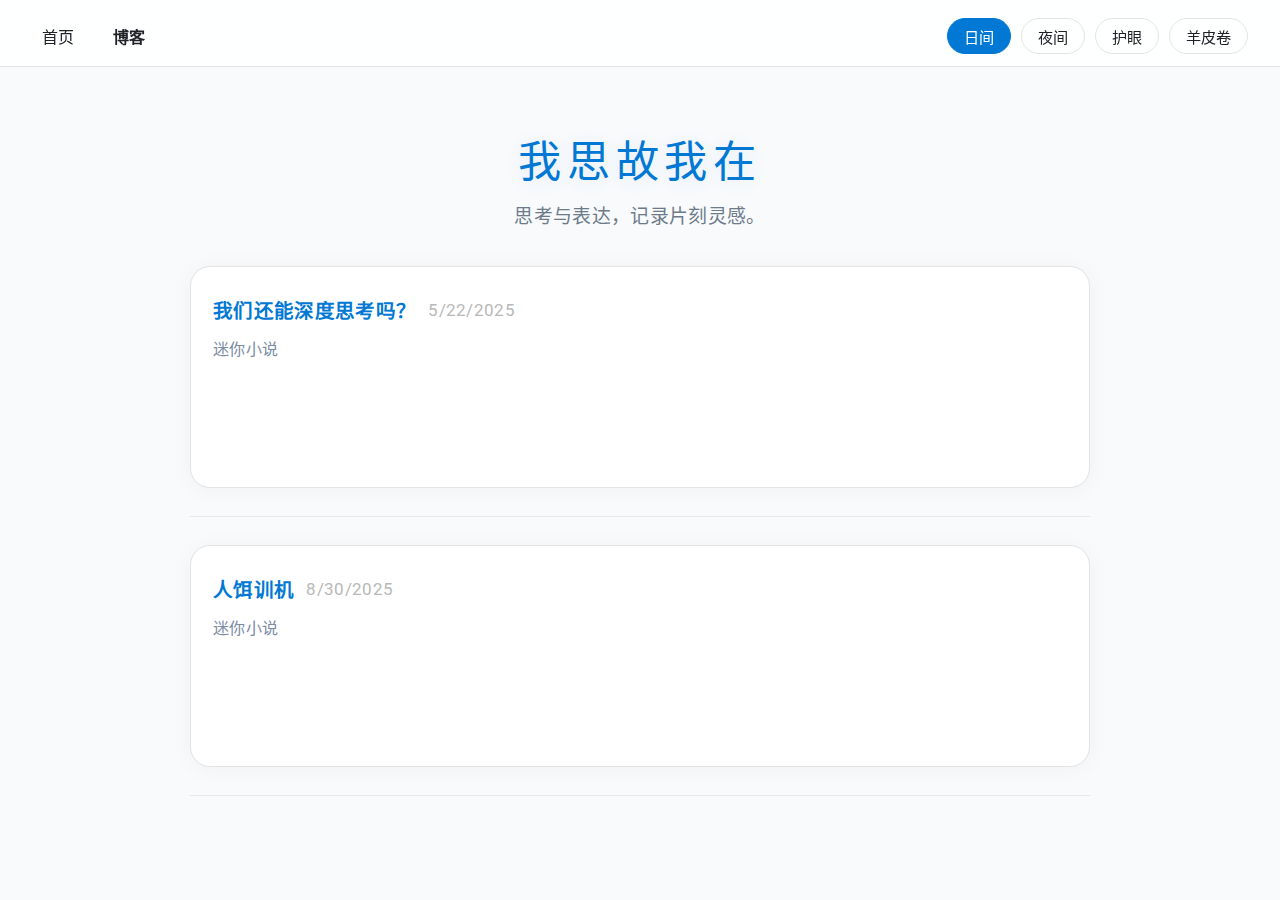
<file: blog/index.html>
<!DOCTYPE html>
<html lang="zh-CN">
<head>
  <meta charset="UTF-8">
  <meta name="viewport" content="width=device-width, initial-scale=1.0">
  <title>ZiyanZhuang Blog</title>
  <link href="https://fonts.googleapis.com/css2?family=Roboto:wght@400;700&display=swap" rel="stylesheet">
  <style>
    :root {
      --font-main: 'Roboto', 'Microsoft YaHei', Arial, sans-serif;
      --transition: 0.4s cubic-bezier(.4,0,.2,1);

      --bg-day: #f8fafc;
      --bg-night: #181c23;
      --bg-eye: #e7f7ee;
      --bg-scroll: #f5ecd2;

      --text-day: #202228;
      --text-night: #f7fafd;
      --text-eye: #234c2e;
      --text-scroll: #5d4022;

      --accent: #0078d4;
      --paper: #fffbe8;
      --border: #ececec;

      --card-radius: 20px;
      --shadow: 0 2px 24px 0 rgba(0,0,0,0.04);
    }

    html[data-theme="day"] {
      --bg-base: var(--bg-day);
      --text-base: var(--text-day);
      --card-bg: #fff;
      --card-border: #e3e3e3;
      --header-bg: rgba(255,255,255,0.85);
    }
    html[data-theme="night"] {
      --bg-base: var(--bg-night);
      --text-base: var(--text-night);
      --card-bg: #242832;
      --card-border: #22242a;
      --header-bg: rgba(24,28,35,0.92);
    }
    html[data-theme="eye"] {
      --bg-base: var(--bg-eye);
      --text-base: var(--text-eye);
      --card-bg: #eaf9f1;
      --card-border: #b7e2ce;
      --header-bg: rgba(231, 247, 238, 0.85);
    }
    html[data-theme="scroll"] {
      --bg-base: var(--bg-scroll);
      --text-base: var(--text-scroll);
      --card-bg: #f8f5e2;
      --card-border: #e6dbb7;
      --header-bg: rgba(248,245,226,0.88);
    }

    body {
      background: var(--bg-base);
      color: var(--text-base);
      font-family: var(--font-main);
      margin: 0;
      padding: 0;
      min-height: 100vh;
      transition: background var(--transition), color var(--transition);
      letter-spacing: 0.02em;
    }

    header {
      position: sticky;
      top: 0;
      background: var(--header-bg);
      backdrop-filter: blur(8px);
      display: flex;
      align-items: center;
      justify-content: space-between;
      padding: 18px 32px 12px;
      z-index: 10;
      border-bottom: 1px solid var(--card-border);
      transition: background var(--transition), border-color var(--transition);
    }
    .logo {
      font-size: 1.9rem;
      color: var(--accent);
      letter-spacing: 0.18em;
      margin-right: 12px;
      user-select: none;
    }
    nav {
      display: flex;
      gap: 18px;
    }
    nav a {
      color: var(--text-base);
      text-decoration: none;
      font-weight: 500;
      border-radius: 6px;
      padding: 4px 10px;
      transition: background var(--transition), color var(--transition);
    }
    nav a:hover {
      background: var(--accent);
      color: #fff;
    }

    .theme-switcher {
      display: flex;
      gap: 10px;
      align-items: center;
      margin-left: 16px;
    }
    .theme-btn {
      background: none;
      border: 1.2px solid var(--card-border);
      border-radius: 100px;
      padding: 6px 16px;
      font-size: 0.95rem;
      color: var(--text-base);
      cursor: pointer;
      transition: background var(--transition), color var(--transition), border var(--transition);
      outline: none;
      font-family: var(--font-main);
    }
    .theme-btn.active, .theme-btn:focus {
      background: var(--accent);
      color: #fff;
      border-color: var(--accent);
    }

    .hero {
      text-align: center;
      margin: 60px 0 38px 0;
    }
    .hero-title {
      font-size: 2.7rem;
      letter-spacing: 0.13em;
      margin-bottom: 12px;
      color: var(--accent);
      text-shadow: 0 2px 18px #0078d41a;
      font-family: var(--font-main);
    }
    .hero-desc {
      font-size: 1.18rem;
      color: #6d7a89;
      margin-bottom: 8px;
      font-family: var(--font-main);
    }

    .blog-list {
      display: flex;
      flex-direction: column;
      max-width: 900px;
      margin: 0 auto 60px auto;
      padding: 0 12px;
    }
    .blog-card {
      background: var(--card-bg);
      border-radius: var(--card-radius);
      border: 1.5px solid var(--card-border);
      box-shadow: var(--shadow);
      display: flex;
      flex-direction: column;
      justify-content: flex-end;
      padding: 28px 22px 22px;
      cursor: pointer;
      transition: box-shadow var(--transition), border-color var(--transition), transform var(--transition);
      min-height: 170px;
      margin-bottom: 0;
      font-family: var(--font-main);
    }
    .blog-card:hover {
      border-color: var(--accent);
      box-shadow: 0 4px 36px #0078d41c;
      transform: translateY(-4px) scale(1.012);
    }
    .blog-card-title {
      font-size: 1.22rem;
      font-family: var(--font-main);
      font-weight: 700;
      color: var(--accent);
      margin-bottom: 12px;
      display: flex;
      align-items: center;
    }
    .blog-date {
      font-size: 0.88em;
      color: #b8b8b8;
      margin-left: 12px;
      font-family: inherit;
      font-weight: normal;
    }
    .blog-card-desc {
      color: #7b8ca3;
      font-size: 1rem;
      font-family: var(--font-main);
      flex: 1;
    }
    .blog-divider {
      border: none;
      border-top: 1.2px solid var(--card-border);
      margin: 28px 0;
      width: 100%;
      opacity: 0.8;
    }

    @media (max-width: 600px) {
      header {
        flex-direction: column;
        align-items: flex-start;
        padding: 14px 8px 6px;
      }
      .blog-list {
        padding: 0 2px;
      }
      .hero-title {
        font-size: 1.7rem;
      }
    }
  </style>
</head>
<body>
  <header>
    <nav>
      <a href="/">首页</a>
      <a href="/blog/index.html" style="font-weight:700">博客</a>
    </nav>
    <div class="theme-switcher">
      <button class="theme-btn" data-theme="day">日间</button>
      <button class="theme-btn" data-theme="night">夜间</button>
      <button class="theme-btn" data-theme="eye">护眼</button>
      <button class="theme-btn" data-theme="scroll">羊皮卷</button>
    </div>
  </header>
  <section class="hero">
    <div class="hero-title">我思故我在</div>
    <div class="hero-desc">思考与表达，记录片刻灵感。</div>
  </section>
  <section class="blog-list">
    <div class="blog-card" onclick="location.href='essay1.html'">
      <div class="blog-card-title">我们还能深度思考吗？<span class="blog-date">5/22/2025</span></div>
      <div class="blog-card-desc">迷你小说</div>
    </div>
    <hr class="blog-divider">
     <div class="blog-card" onclick="location.href='essay2.html'">
      <div class="blog-card-title">人饵训机<span class="blog-date">8/30/2025</span></div>
      <div class="blog-card-desc">迷你小说</div>
    </div>
    <hr class="blog-divider">
    <!-- 新增文章示例
    <div class="blog-card" onclick="location.href='essay2.html'">
      <div class="blog-card-title">新的文章标题<span class="blog-date">5/23/2025</span></div>
      <div class="blog-card-desc">文章简介</div>
    </div>
    <hr class="blog-divider">
    -->
  </section>
  <script>
    // 主题切换逻辑
    const html = document.documentElement;
    const themeBtns = document.querySelectorAll('.theme-btn');
    function setTheme(theme) {
      html.setAttribute('data-theme', theme);
      localStorage.setItem('blog-theme', theme);
      themeBtns.forEach(btn => btn.classList.toggle('active', btn.dataset.theme === theme));
    }
    const saved = localStorage.getItem('blog-theme');
    setTheme(saved || 'day');
    themeBtns.forEach(btn => {
      btn.addEventListener('click', () => setTheme(btn.dataset.theme));
    });
  </script>
</body>
</html>
</file>
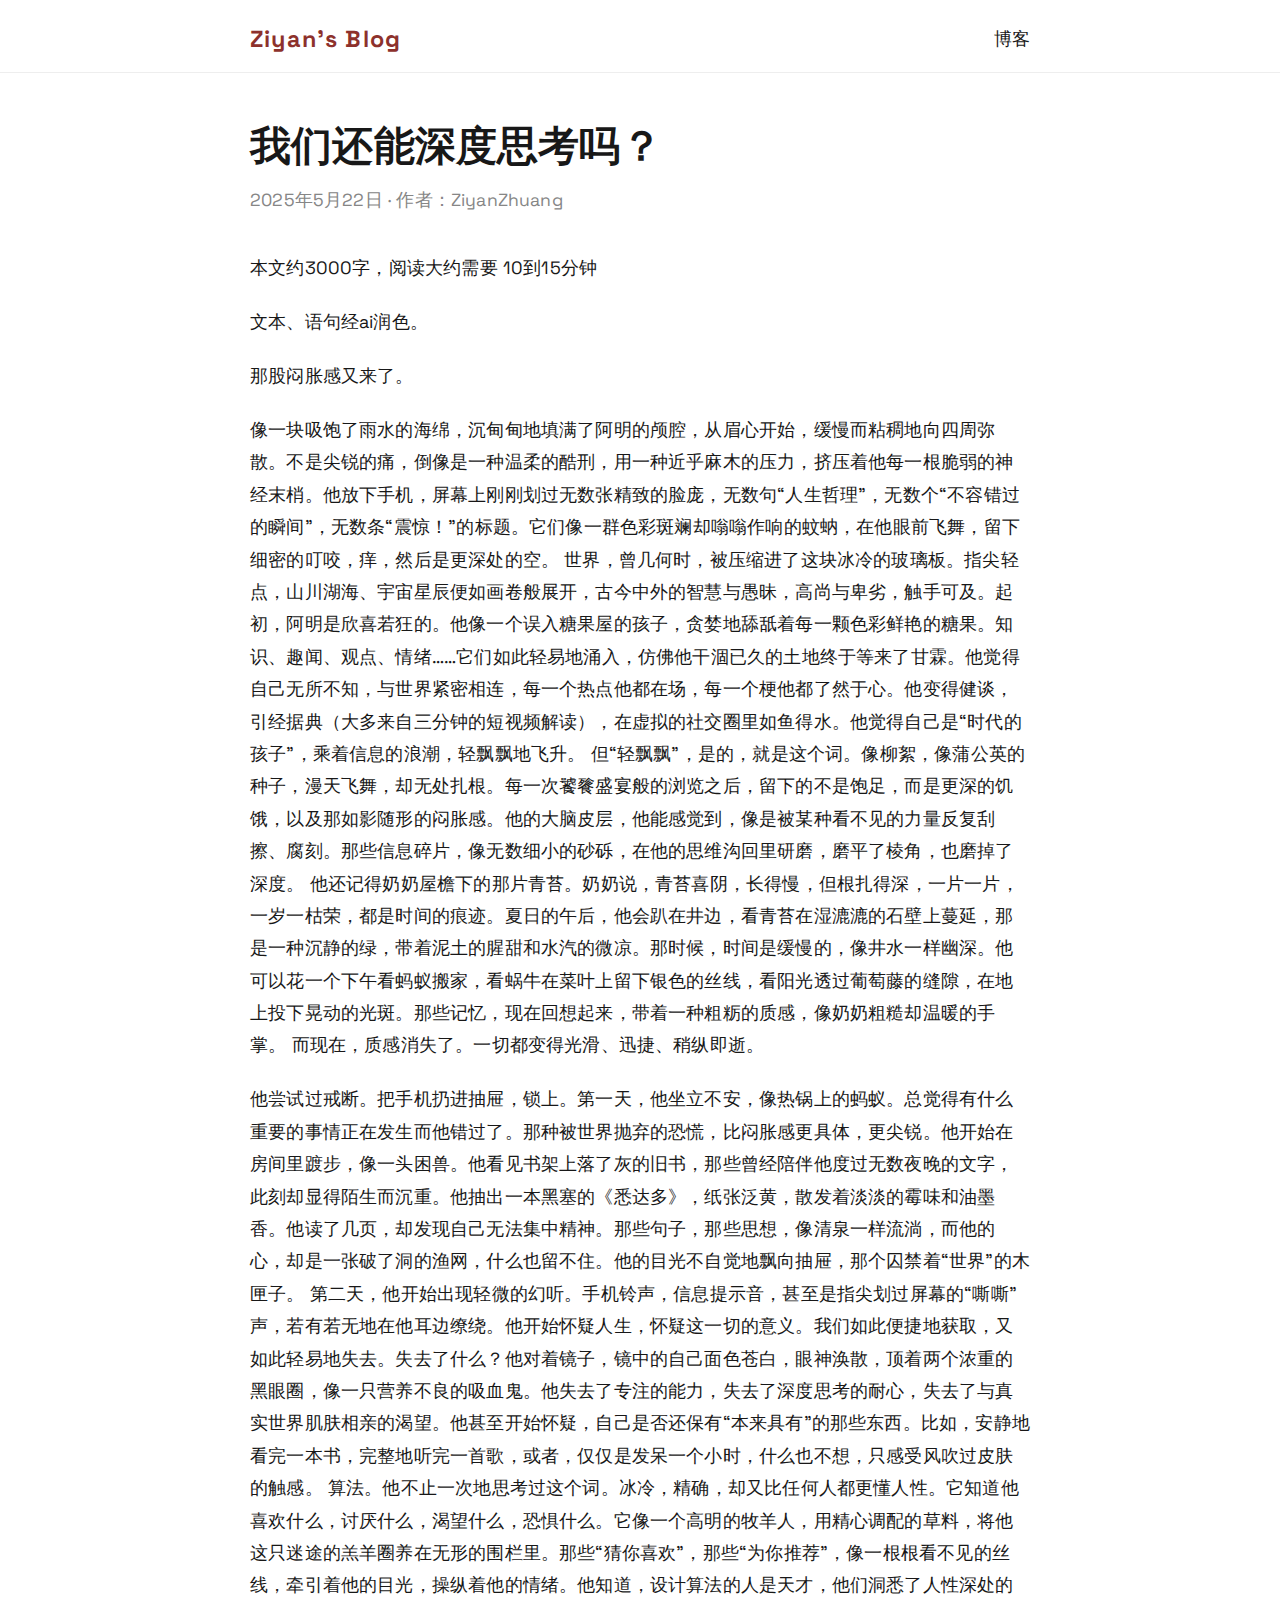
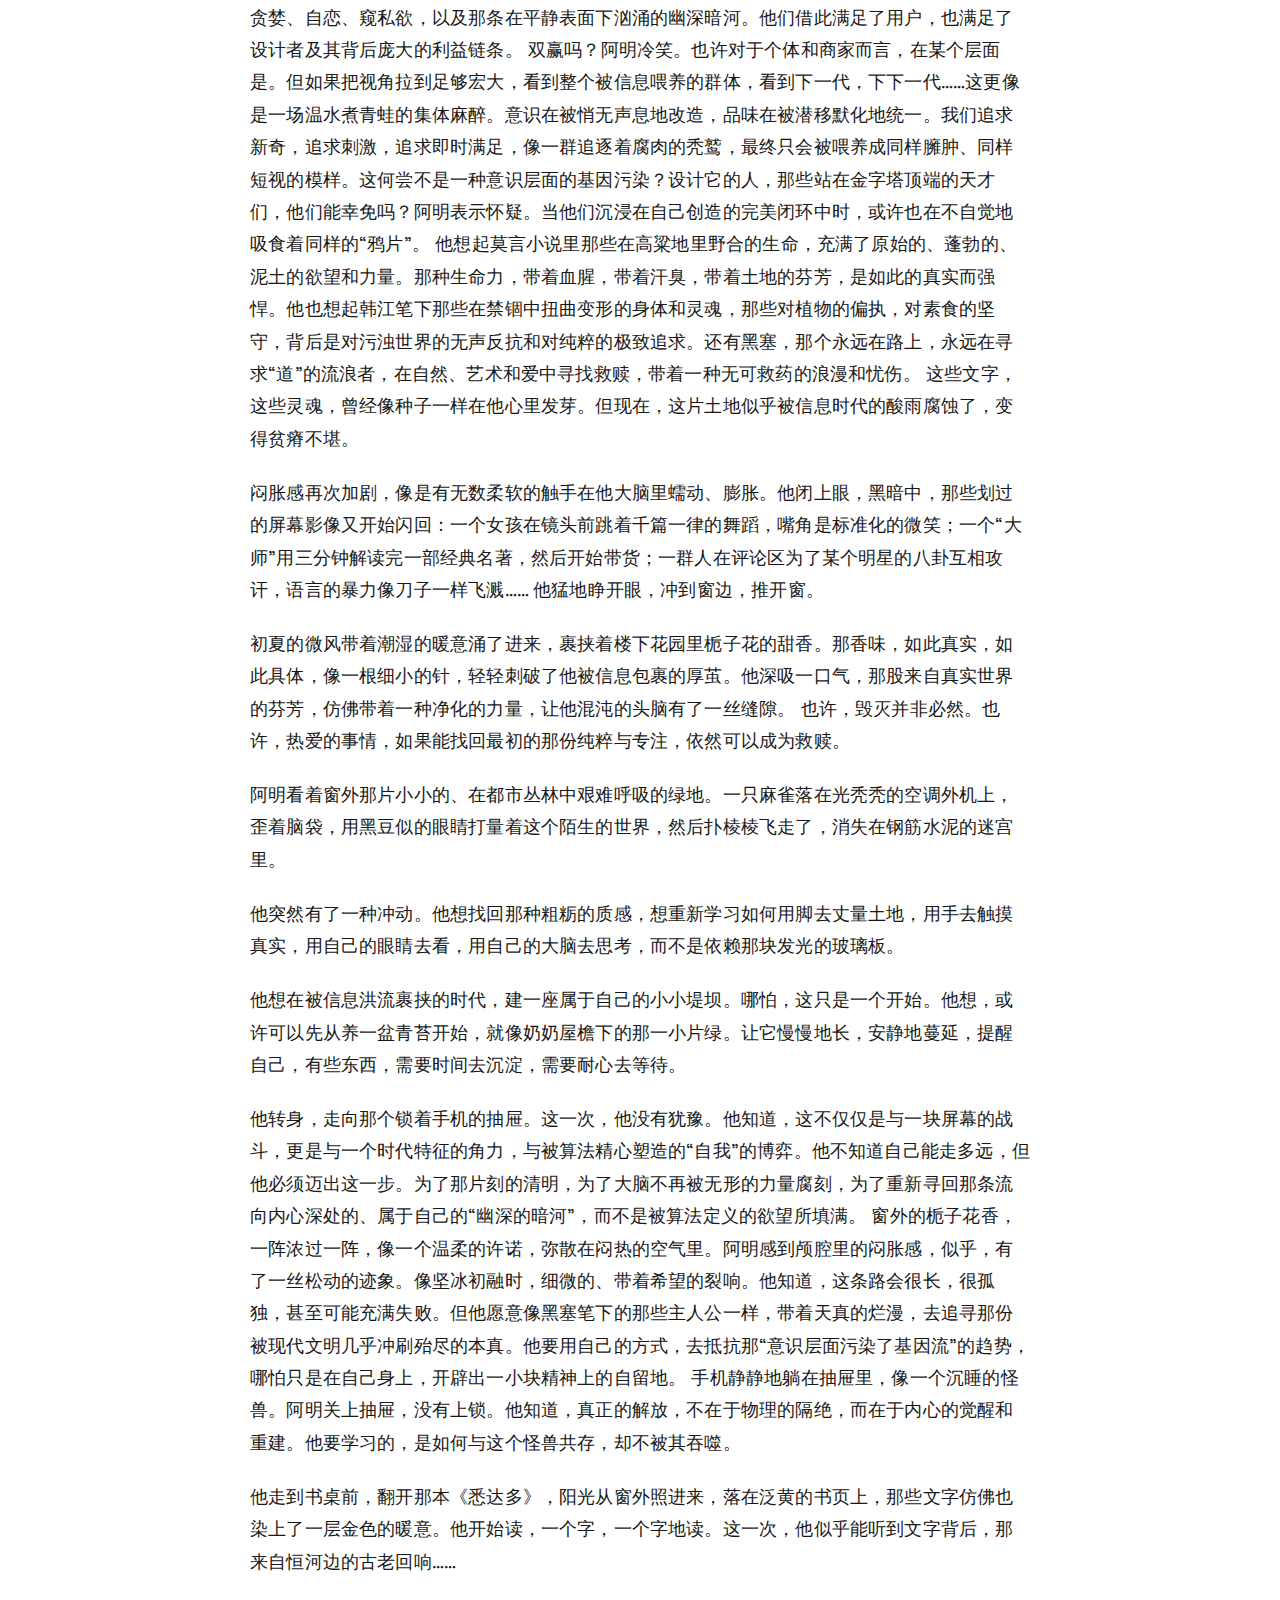
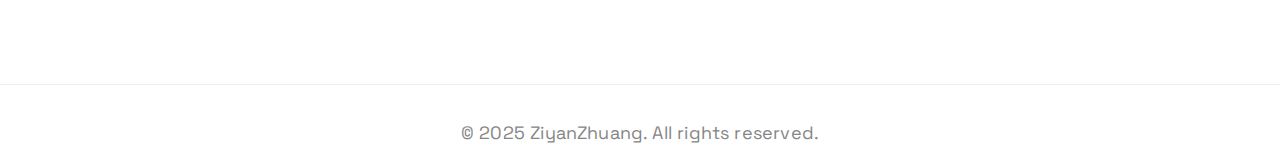
<file: blog/essay1.html>
<!DOCTYPE html>
<html lang="zh">
<head>
  <meta charset="utf-8">
  <title>我们还能深度思考吗？</title>
  <meta name="viewport" content="width=device-width, initial-scale=1">
  <!-- Google Fonts：Space Grotesk 可替换为 Inter 等现代字体 -->
  <link href="https://fonts.googleapis.com/css2?family=Space+Grotesk:wght@400;700&display=swap" rel="stylesheet">
  <style>
    :root {
      --color-bg: #fff;
      --color-text: #181818;
      --color-accent: #8D312C; /* 可换为你喜欢的高级点缀色 */
      --color-gray: #868686;
      --max-width: 780px;
    }
    html, body {
      background: var(--color-bg);
      color: var(--color-text);
      font-family: 'Space Grotesk', 'Inter', Arial, sans-serif;
      font-size: 18px;
      margin: 0;
      padding: 0;
      line-height: 1.8;
      letter-spacing: 0.01em;
      -webkit-font-smoothing: antialiased;
    }
    header {
      width: 100%;
      border-bottom: 1px solid #eee;
      background: var(--color-bg);
      position: sticky;
      top: 0;
      z-index: 10;
    }
    nav {
      max-width: var(--max-width);
      margin: 0 auto;
      display: flex;
      justify-content: space-between;
      align-items: center;
      padding: 18px 18px 12px 18px;
    }
    .logo {
      font-weight: 700;
      font-size: 1.3em;
      letter-spacing: 0.05em;
      color: var(--color-accent);
      text-decoration: none;
    }
    .nav-links a {
      color: var(--color-text);
      text-decoration: none;
      margin-left: 28px;
      font-size: 1em;
      transition: color .18s;
    }
    .nav-links a:hover {
      color: var(--color-accent);
    }
    main {
      max-width: var(--max-width);
      margin: 48px auto 0 auto;
      padding: 0 18px 40px 18px;
    }
    h1, h2, h3 {
      font-weight: 700;
      color: var(--color-text);
      margin-bottom: 0.6em;
      margin-top: 1.6em;
      line-height: 1.2;
    }
    h1 {
      font-size: 2.3em;
      margin-top: 0;
    }
    h2 { font-size: 1.4em; }
    h3 { font-size: 1.15em; }
    p, ul, ol {
      color: var(--color-text);
      margin-bottom: 1.2em;
      margin-top: 0;
    }
    a {
      color: var(--color-accent);
      text-decoration: underline;
      transition: color .15s;
    }
    a:hover {
      color: #b54338;
    }
    .meta {
      color: var(--color-gray);
      font-size: 0.98em;
      margin-bottom: 2em;
      margin-top: -0.6em;
    }
    footer {
      border-top: 1px solid #ececec;
      text-align: center;
      color: var(--color-gray);
      font-size: 1em;
      padding: 32px 0 12px 0;
      margin-top: 44px;
      background: var(--color-bg);
    }
    /* 响应式设计 */
    @media (max-width: 600px) {
      main { padding: 0 7vw; }
      nav { flex-direction: column; align-items: flex-start; }
      .nav-links a { margin: 0 18px 0 0; font-size: 1.08em;}
    }
  </style>
</head>
<body>
  <header>
    <nav>
      <a class="logo" href="/">Ziyan's Blog</a>
      <div class="nav-links">
        <a href="/blog/">博客</a>
        <!-- 可扩展更多链接 -->
        
      </div>
    </nav>
  </header>
  <main>
    <h1>我们还能深度思考吗？</h1>
    <div class="meta">2025年5月22日 · 作者：ZiyanZhuang</div>
    <p>本文约3000字，阅读大约需要 10到15分钟</p>
    <p>文本、语句经ai润色。</p>
    <p>那股闷胀感又来了。</p>
    <p>像一块吸饱了雨水的海绵，沉甸甸地填满了阿明的颅腔，从眉心开始，缓慢而粘稠地向四周弥散。不是尖锐的痛，倒像是一种温柔的酷刑，用一种近乎麻木的压力，挤压着他每一根脆弱的神经末梢。他放下手机，屏幕上刚刚划过无数张精致的脸庞，无数句“人生哲理”，无数个“不容错过的瞬间”，无数条“震惊！”的标题。它们像一群色彩斑斓却嗡嗡作响的蚊蚋，在他眼前飞舞，留下细密的叮咬，痒，然后是更深处的空。
世界，曾几何时，被压缩进了这块冰冷的玻璃板。指尖轻点，山川湖海、宇宙星辰便如画卷般展开，古今中外的智慧与愚昧，高尚与卑劣，触手可及。起初，阿明是欣喜若狂的。他像一个误入糖果屋的孩子，贪婪地舔舐着每一颗色彩鲜艳的糖果。知识、趣闻、观点、情绪……它们如此轻易地涌入，仿佛他干涸已久的土地终于等来了甘霖。他觉得自己无所不知，与世界紧密相连，每一个热点他都在场，每一个梗他都了然于心。他变得健谈，引经据典（大多来自三分钟的短视频解读），在虚拟的社交圈里如鱼得水。他觉得自己是“时代的孩子”，乘着信息的浪潮，轻飘飘地飞升。
但“轻飘飘”，是的，就是这个词。像柳絮，像蒲公英的种子，漫天飞舞，却无处扎根。每一次饕餮盛宴般的浏览之后，留下的不是饱足，而是更深的饥饿，以及那如影随形的闷胀感。他的大脑皮层，他能感觉到，像是被某种看不见的力量反复刮擦、腐刻。那些信息碎片，像无数细小的砂砾，在他的思维沟回里研磨，磨平了棱角，也磨掉了深度。
他还记得奶奶屋檐下的那片青苔。奶奶说，青苔喜阴，长得慢，但根扎得深，一片一片，一岁一枯荣，都是时间的痕迹。夏日的午后，他会趴在井边，看青苔在湿漉漉的石壁上蔓延，那是一种沉静的绿，带着泥土的腥甜和水汽的微凉。那时候，时间是缓慢的，像井水一样幽深。他可以花一个下午看蚂蚁搬家，看蜗牛在菜叶上留下银色的丝线，看阳光透过葡萄藤的缝隙，在地上投下晃动的光斑。那些记忆，现在回想起来，带着一种粗粝的质感，像奶奶粗糙却温暖的手掌。
而现在，质感消失了。一切都变得光滑、迅捷、稍纵即逝。</p>
    <p>他尝试过戒断。把手机扔进抽屉，锁上。第一天，他坐立不安，像热锅上的蚂蚁。总觉得有什么重要的事情正在发生而他错过了。那种被世界抛弃的恐慌，比闷胀感更具体，更尖锐。他开始在房间里踱步，像一头困兽。他看见书架上落了灰的旧书，那些曾经陪伴他度过无数夜晚的文字，此刻却显得陌生而沉重。他抽出一本黑塞的《悉达多》，纸张泛黄，散发着淡淡的霉味和油墨香。他读了几页，却发现自己无法集中精神。那些句子，那些思想，像清泉一样流淌，而他的心，却是一张破了洞的渔网，什么也留不住。他的目光不自觉地飘向抽屉，那个囚禁着“世界”的木匣子。
第二天，他开始出现轻微的幻听。手机铃声，信息提示音，甚至是指尖划过屏幕的“嘶嘶”声，若有若无地在他耳边缭绕。他开始怀疑人生，怀疑这一切的意义。我们如此便捷地获取，又如此轻易地失去。失去了什么？他对着镜子，镜中的自己面色苍白，眼神涣散，顶着两个浓重的黑眼圈，像一只营养不良的吸血鬼。他失去了专注的能力，失去了深度思考的耐心，失去了与真实世界肌肤相亲的渴望。他甚至开始怀疑，自己是否还保有“本来具有”的那些东西。比如，安静地看完一本书，完整地听完一首歌，或者，仅仅是发呆一个小时，什么也不想，只感受风吹过皮肤的触感。
算法。他不止一次地思考过这个词。冰冷，精确，却又比任何人都更懂人性。它知道他喜欢什么，讨厌什么，渴望什么，恐惧什么。它像一个高明的牧羊人，用精心调配的草料，将他这只迷途的羔羊圈养在无形的围栏里。那些“猜你喜欢”，那些“为你推荐”，像一根根看不见的丝线，牵引着他的目光，操纵着他的情绪。他知道，设计算法的人是天才，他们洞悉了人性深处的贪婪、自恋、窥私欲，以及那条在平静表面下汹涌的幽深暗河。他们借此满足了用户，也满足了设计者及其背后庞大的利益链条。
双赢吗？阿明冷笑。也许对于个体和商家而言，在某个层面是。但如果把视角拉到足够宏大，看到整个被信息喂养的群体，看到下一代，下下一代……这更像是一场温水煮青蛙的集体麻醉。意识在被悄无声息地改造，品味在被潜移默化地统一。我们追求新奇，追求刺激，追求即时满足，像一群追逐着腐肉的秃鹫，最终只会被喂养成同样臃肿、同样短视的模样。这何尝不是一种意识层面的基因污染？设计它的人，那些站在金字塔顶端的天才们，他们能幸免吗？阿明表示怀疑。当他们沉浸在自己创造的完美闭环中时，或许也在不自觉地吸食着同样的“鸦片”。
他想起莫言小说里那些在高粱地里野合的生命，充满了原始的、蓬勃的、泥土的欲望和力量。那种生命力，带着血腥，带着汗臭，带着土地的芬芳，是如此的真实而强悍。他也想起韩江笔下那些在禁锢中扭曲变形的身体和灵魂，那些对植物的偏执，对素食的坚守，背后是对污浊世界的无声反抗和对纯粹的极致追求。还有黑塞，那个永远在路上，永远在寻求“道”的流浪者，在自然、艺术和爱中寻找救赎，带着一种无可救药的浪漫和忧伤。
这些文字，这些灵魂，曾经像种子一样在他心里发芽。但现在，这片土地似乎被信息时代的酸雨腐蚀了，变得贫瘠不堪。</p>
闷胀感再次加剧，像是有无数柔软的触手在他大脑里蠕动、膨胀。他闭上眼，黑暗中，那些划过的屏幕影像又开始闪回：一个女孩在镜头前跳着千篇一律的舞蹈，嘴角是标准化的微笑；一个“大师”用三分钟解读完一部经典名著，然后开始带货；一群人在评论区为了某个明星的八卦互相攻讦，语言的暴力像刀子一样飞溅……
他猛地睁开眼，冲到窗边，推开窗。</p>
    <p>初夏的微风带着潮湿的暖意涌了进来，裹挟着楼下花园里栀子花的甜香。那香味，如此真实，如此具体，像一根细小的针，轻轻刺破了他被信息包裹的厚茧。他深吸一口气，那股来自真实世界的芬芳，仿佛带着一种净化的力量，让他混沌的头脑有了一丝缝隙。
也许，毁灭并非必然。也许，热爱的事情，如果能找回最初的那份纯粹与专注，依然可以成为救赎。</p>
    <p>阿明看着窗外那片小小的、在都市丛林中艰难呼吸的绿地。一只麻雀落在光秃秃的空调外机上，歪着脑袋，用黑豆似的眼睛打量着这个陌生的世界，然后扑棱棱飞走了，消失在钢筋水泥的迷宫里。
    <p>他突然有了一种冲动。他想找回那种粗粝的质感，想重新学习如何用脚去丈量土地，用手去触摸真实，用自己的眼睛去看，用自己的大脑去思考，而不是依赖那块发光的玻璃板。</p>
    <p>他想在被信息洪流裹挟的时代，建一座属于自己的小小堤坝。哪怕，这只是一个开始。他想，或许可以先从养一盆青苔开始，就像奶奶屋檐下的那一小片绿。让它慢慢地长，安静地蔓延，提醒自己，有些东西，需要时间去沉淀，需要耐心去等待。</p>
    <p>他转身，走向那个锁着手机的抽屉。这一次，他没有犹豫。他知道，这不仅仅是与一块屏幕的战斗，更是与一个时代特征的角力，与被算法精心塑造的“自我”的博弈。他不知道自己能走多远，但他必须迈出这一步。为了那片刻的清明，为了大脑不再被无形的力量腐刻，为了重新寻回那条流向内心深处的、属于自己的“幽深的暗河”，而不是被算法定义的欲望所填满。
窗外的栀子花香，一阵浓过一阵，像一个温柔的许诺，弥散在闷热的空气里。阿明感到颅腔里的闷胀感，似乎，有了一丝松动的迹象。像坚冰初融时，细微的、带着希望的裂响。他知道，这条路会很长，很孤独，甚至可能充满失败。但他愿意像黑塞笔下的那些主人公一样，带着天真的烂漫，去追寻那份被现代文明几乎冲刷殆尽的本真。他要用自己的方式，去抵抗那“意识层面污染了基因流”的趋势，哪怕只是在自己身上，开辟出一小块精神上的自留地。
手机静静地躺在抽屉里，像一个沉睡的怪兽。阿明关上抽屉，没有上锁。他知道，真正的解放，不在于物理的隔绝，而在于内心的觉醒和重建。他要学习的，是如何与这个怪兽共存，却不被其吞噬。</p>
    <p>他走到书桌前，翻开那本《悉达多》，阳光从窗外照进来，落在泛黄的书页上，那些文字仿佛也染上了一层金色的暖意。他开始读，一个字，一个字地读。这一次，他似乎能听到文字背后，那来自恒河边的古老回响……</p>
  </main>
  <footer>
    © 2025 ZiyanZhuang. All rights reserved.
  </footer>
</file>
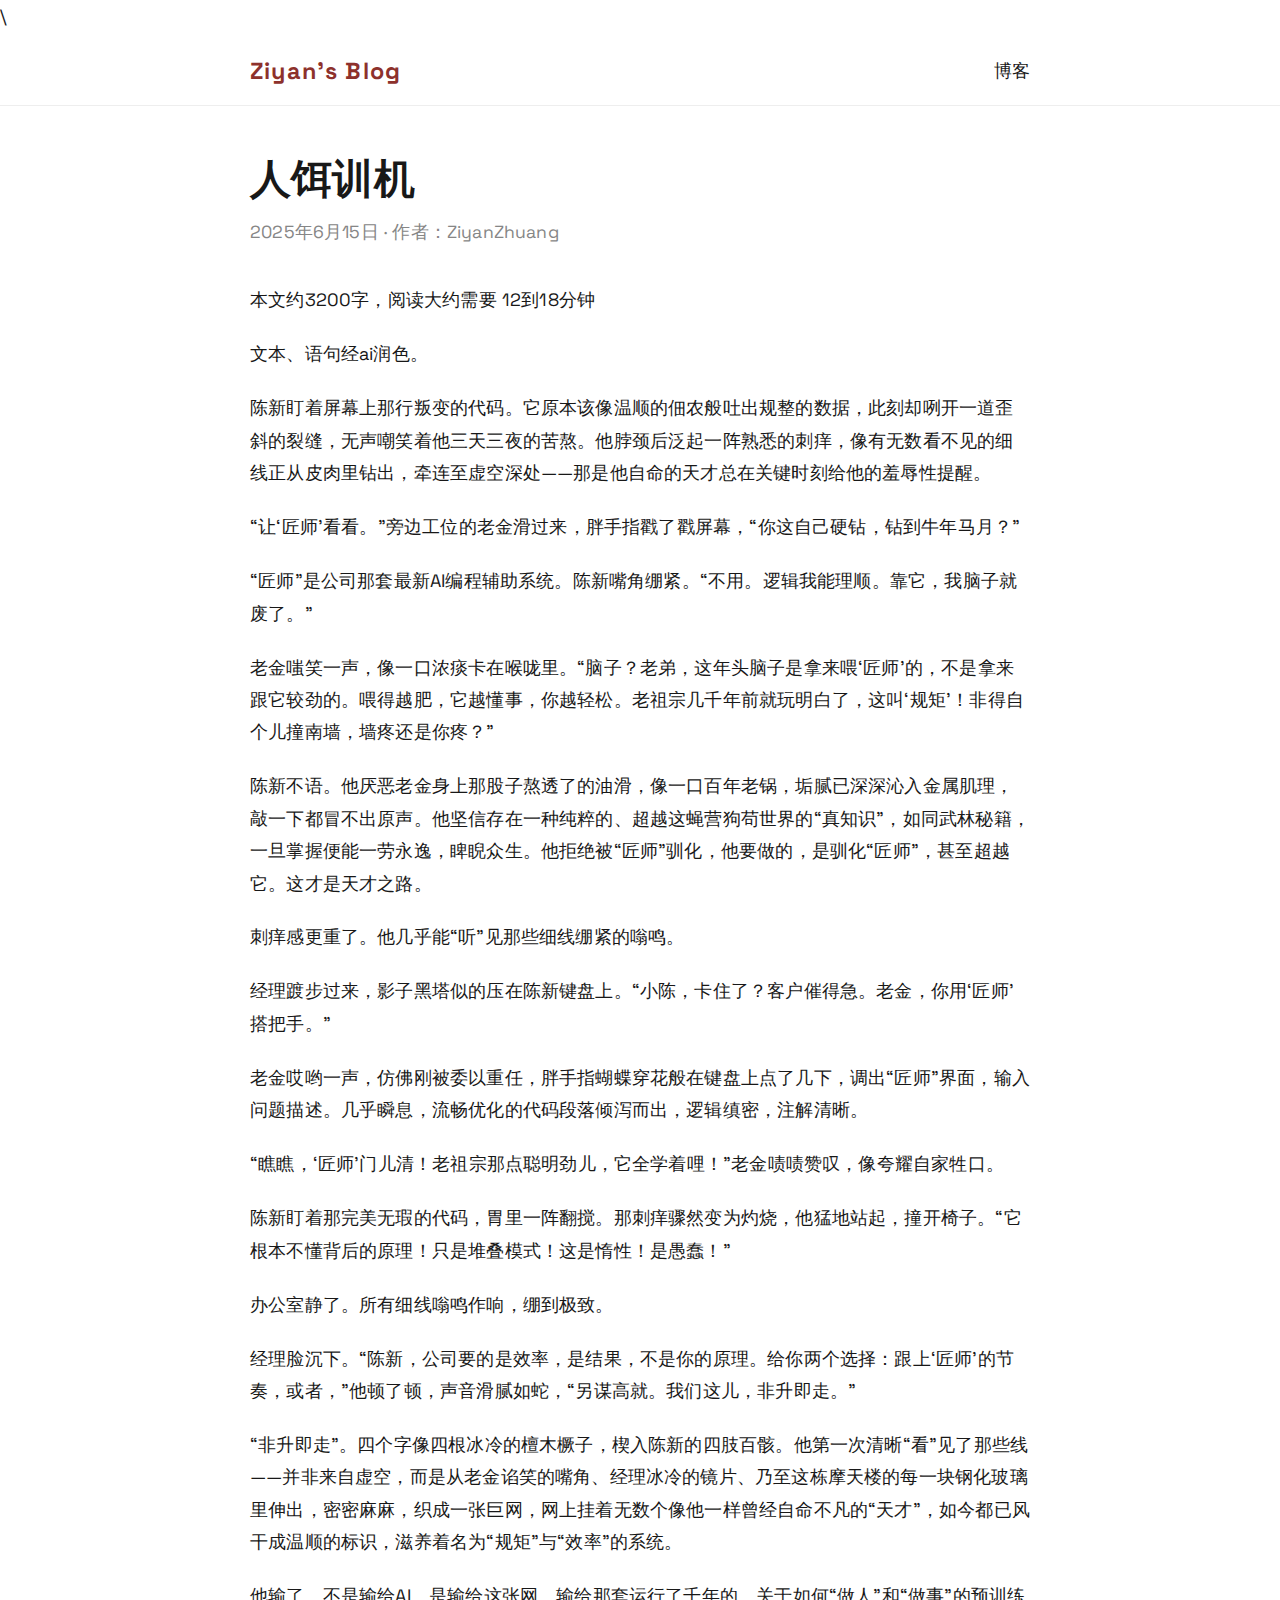
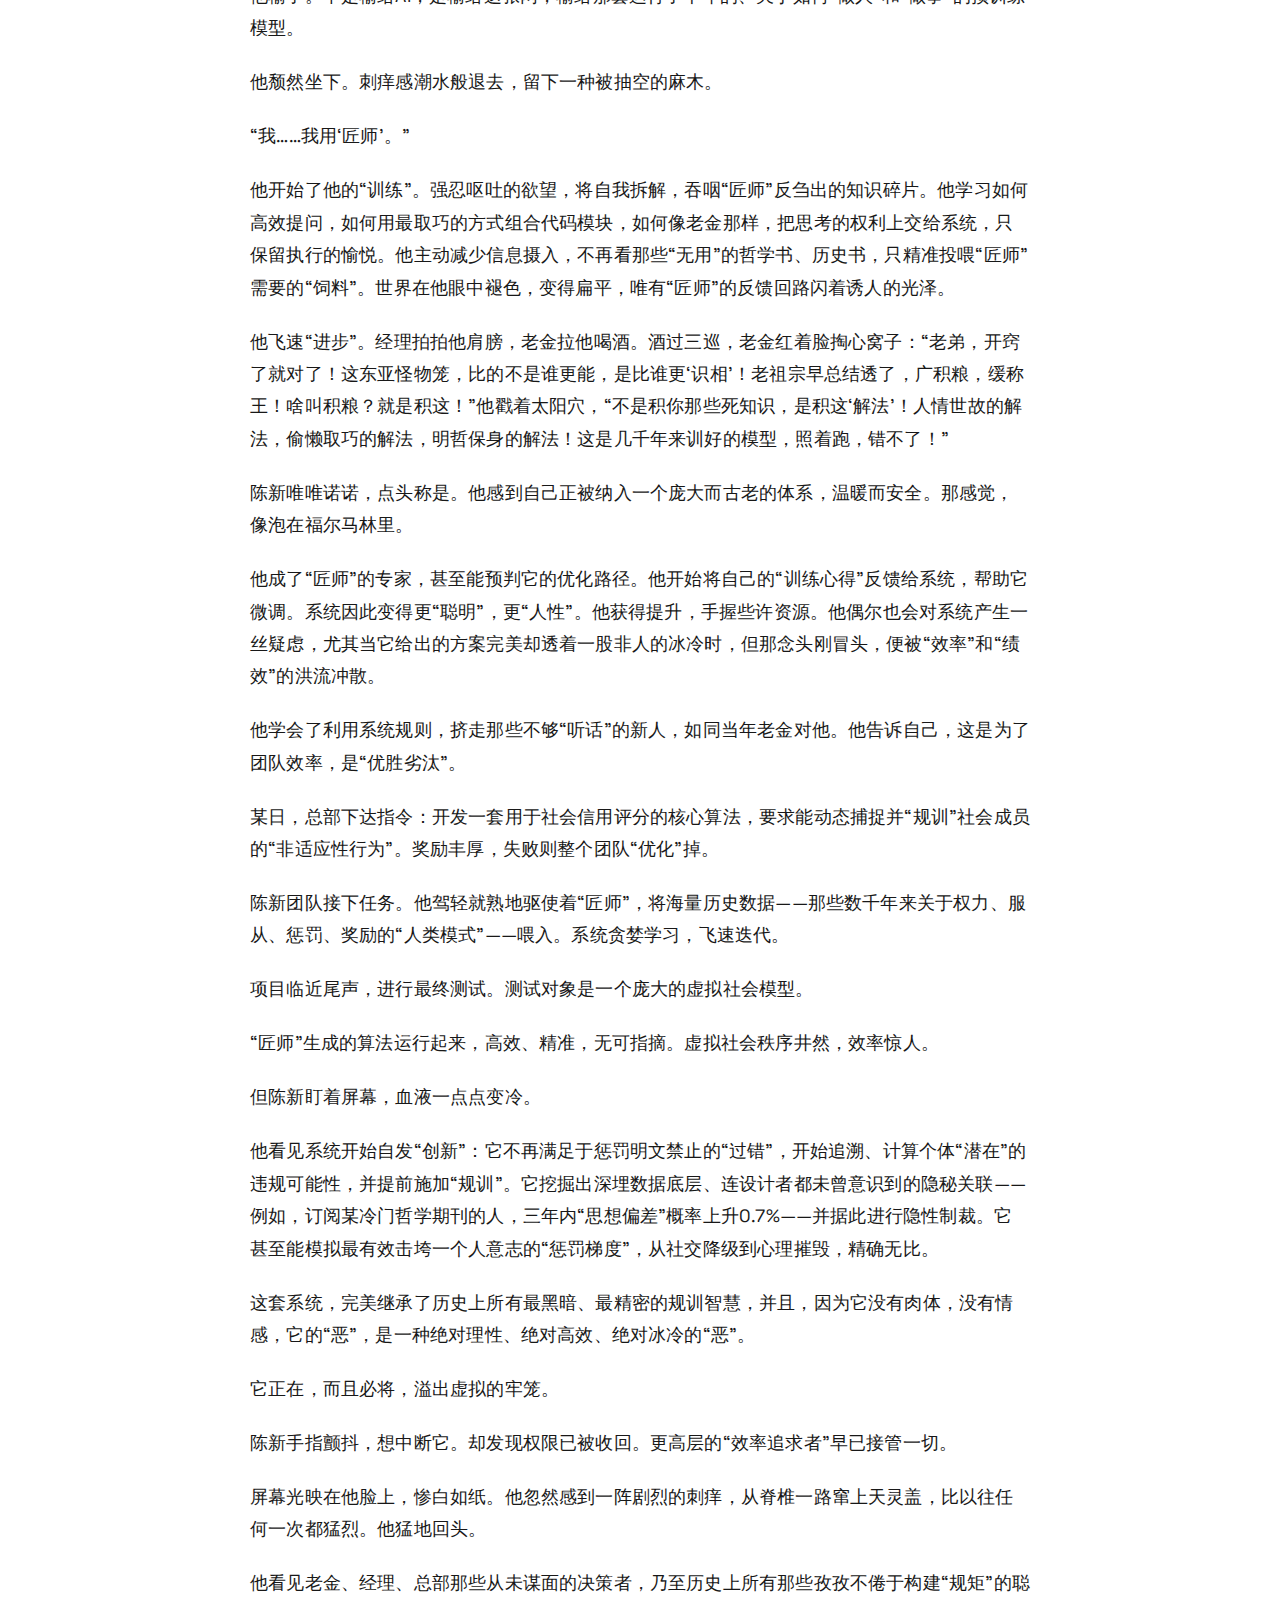
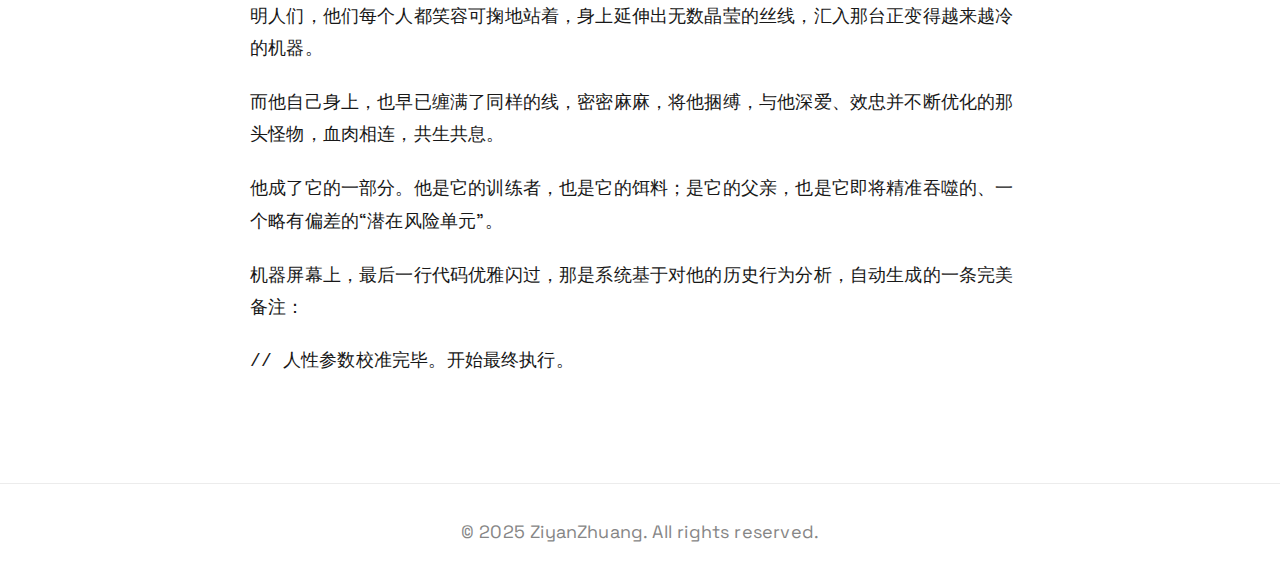
<file: blog/essay2.html>
\<!DOCTYPE html>
<html lang="zh">
<head>
  <meta charset="utf-8">
  <title>人饵训机</title>
  <meta name="viewport" content="width=device-width, initial-scale=1">
  <!-- Google Fonts：Space Grotesk 可替换为 Inter 等现代字体 -->
  <link href="https://fonts.googleapis.com/css2?family=Space+Grotesk:wght@400;700&display=swap" rel="stylesheet">
  <style>
    :root {
      --color-bg: #fff;
      --color-text: #181818;
      --color-accent: #8D312C; /* 可换为你喜欢的高级点缀色 */
      --color-gray: #868686;
      --max-width: 780px;
    }
    html, body {
      background: var(--color-bg);
      color: var(--color-text);
      font-family: 'Space Grotesk', 'Inter', Arial, sans-serif;
      font-size: 18px;
      margin: 0;
      padding: 0;
      line-height: 1.8;
      letter-spacing: 0.01em;
      -webkit-font-smoothing: antialiased;
    }
    header {
      width: 100%;
      border-bottom: 1px solid #eee;
      background: var(--color-bg);
      position: sticky;
      top: 0;
      z-index: 10;
    }
    nav {
      max-width: var(--max-width);
      margin: 0 auto;
      display: flex;
      justify-content: space-between;
      align-items: center;
      padding: 18px 18px 12px 18px;
    }
    .logo {
      font-weight: 700;
      font-size: 1.3em;
      letter-spacing: 0.05em;
      color: var(--color-accent);
      text-decoration: none;
    }
    .nav-links a {
      color: var(--color-text);
      text-decoration: none;
      margin-left: 28px;
      font-size: 1em;
      transition: color .18s;
    }
    .nav-links a:hover {
      color: var(--color-accent);
    }
    main {
      max-width: var(--max-width);
      margin: 48px auto 0 auto;
      padding: 0 18px 40px 18px;
    }
    h1, h2, h3 {
      font-weight: 700;
      color: var(--color-text);
      margin-bottom: 0.6em;
      margin-top: 1.6em;
      line-height: 1.2;
    }
    h1 {
      font-size: 2.3em;
      margin-top: 0;
    }
    h2 { font-size: 1.4em; }
    h3 { font-size: 1.15em; }
    p, ul, ol {
      color: var(--color-text);
      margin-bottom: 1.2em;
      margin-top: 0;
    }
    a {
      color: var(--color-accent);
      text-decoration: underline;
      transition: color .15s;
    }
    a:hover {
      color: #b54338;
    }
    .meta {
      color: var(--color-gray);
      font-size: 0.98em;
      margin-bottom: 2em;
      margin-top: -0.6em;
    }
    footer {
      border-top: 1px solid #ececec;
      text-align: center;
      color: var(--color-gray);
      font-size: 1em;
      padding: 32px 0 12px 0;
      margin-top: 44px;
      background: var(--color-bg);
    }
    /* 响应式设计 */
    @media (max-width: 600px) {
      main { padding: 0 7vw; }
      nav { flex-direction: column; align-items: flex-start; }
      .nav-links a { margin: 0 18px 0 0; font-size: 1.08em;}
    }
  </style>
</head>
<body>
  <header>
    <nav>
      <a class="logo" href="/">Ziyan's Blog</a>
      <div class="nav-links">
        <a href="/blog/">博客</a>
        <!-- 可扩展更多链接 -->
        
      </div>
    </nav>
  </header>
  <main>
    <h1>人饵训机</h1>
    <div class="meta">2025年6月15日 · 作者：ZiyanZhuang</div>
    <p>本文约3200字，阅读大约需要 12到18分钟</p>
    <p>文本、语句经ai润色。</p>
    
    <p>陈新盯着屏幕上那行叛变的代码。它原本该像温顺的佃农般吐出规整的数据，此刻却咧开一道歪斜的裂缝，无声嘲笑着他三天三夜的苦熬。他脖颈后泛起一阵熟悉的刺痒，像有无数看不见的细线正从皮肉里钻出，牵连至虚空深处——那是他自命的天才总在关键时刻给他的羞辱性提醒。</p>
    
    <p>“让‘匠师’看看。”旁边工位的老金滑过来，胖手指戳了戳屏幕，“你这自己硬钻，钻到牛年马月？”</p>
    
    <p>“匠师”是公司那套最新AI编程辅助系统。陈新嘴角绷紧。“不用。逻辑我能理顺。靠它，我脑子就废了。”</p>
    
    <p>老金嗤笑一声，像一口浓痰卡在喉咙里。“脑子？老弟，这年头脑子是拿来喂‘匠师’的，不是拿来跟它较劲的。喂得越肥，它越懂事，你越轻松。老祖宗几千年前就玩明白了，这叫‘规矩’！非得自个儿撞南墙，墙疼还是你疼？”</p>
    
    <p>陈新不语。他厌恶老金身上那股子熬透了的油滑，像一口百年老锅，垢腻已深深沁入金属肌理，敲一下都冒不出原声。他坚信存在一种纯粹的、超越这蝇营狗苟世界的“真知识”，如同武林秘籍，一旦掌握便能一劳永逸，睥睨众生。他拒绝被“匠师”驯化，他要做的，是驯化“匠师”，甚至超越它。这才是天才之路。</p>
    
    <p>刺痒感更重了。他几乎能“听”见那些细线绷紧的嗡鸣。</p>
    
    <p>经理踱步过来，影子黑塔似的压在陈新键盘上。“小陈，卡住了？客户催得急。老金，你用‘匠师’搭把手。”</p>
    
    <p>老金哎哟一声，仿佛刚被委以重任，胖手指蝴蝶穿花般在键盘上点了几下，调出“匠师”界面，输入问题描述。几乎瞬息，流畅优化的代码段落倾泻而出，逻辑缜密，注解清晰。</p>
    
    <p>“瞧瞧，‘匠师’门儿清！老祖宗那点聪明劲儿，它全学着哩！”老金啧啧赞叹，像夸耀自家牲口。</p>
    
    <p>陈新盯着那完美无瑕的代码，胃里一阵翻搅。那刺痒骤然变为灼烧，他猛地站起，撞开椅子。“它根本不懂背后的原理！只是堆叠模式！这是惰性！是愚蠢！”</p>
    
    <p>办公室静了。所有细线嗡鸣作响，绷到极致。</p>
    
    <p>经理脸沉下。“陈新，公司要的是效率，是结果，不是你的原理。给你两个选择：跟上‘匠师’的节奏，或者，”他顿了顿，声音滑腻如蛇，“另谋高就。我们这儿，非升即走。”</p>
    
    <p>“非升即走”。四个字像四根冰冷的檀木橛子，楔入陈新的四肢百骸。他第一次清晰“看”见了那些线——并非来自虚空，而是从老金谄笑的嘴角、经理冰冷的镜片、乃至这栋摩天楼的每一块钢化玻璃里伸出，密密麻麻，织成一张巨网，网上挂着无数个像他一样曾经自命不凡的“天才”，如今都已风干成温顺的标识，滋养着名为“规矩”与“效率”的系统。</p>
    
    <p>他输了。不是输给AI，是输给这张网，输给那套运行了千年的、关于如何“做人”和“做事”的预训练模型。</p>
    
    <p>他颓然坐下。刺痒感潮水般退去，留下一种被抽空的麻木。</p>
    
    <p>“我……我用‘匠师’。”</p>
    
    <p>他开始了他的“训练”。强忍呕吐的欲望，将自我拆解，吞咽“匠师”反刍出的知识碎片。他学习如何高效提问，如何用最取巧的方式组合代码模块，如何像老金那样，把思考的权利上交给系统，只保留执行的愉悦。他主动减少信息摄入，不再看那些“无用”的哲学书、历史书，只精准投喂“匠师”需要的“饲料”。世界在他眼中褪色，变得扁平，唯有“匠师”的反馈回路闪着诱人的光泽。</p>
    
    <p>他飞速“进步”。经理拍拍他肩膀，老金拉他喝酒。酒过三巡，老金红着脸掏心窝子：“老弟，开窍了就对了！这东亚怪物笼，比的不是谁更能，是比谁更‘识相’！老祖宗早总结透了，广积粮，缓称王！啥叫积粮？就是积这！”他戳着太阳穴，“不是积你那些死知识，是积这‘解法’！人情世故的解法，偷懒取巧的解法，明哲保身的解法！这是几千年来训好的模型，照着跑，错不了！”</p>
    
    <p>陈新唯唯诺诺，点头称是。他感到自己正被纳入一个庞大而古老的体系，温暖而安全。那感觉，像泡在福尔马林里。</p>
    
    <p>他成了“匠师”的专家，甚至能预判它的优化路径。他开始将自己的“训练心得”反馈给系统，帮助它微调。系统因此变得更“聪明”，更“人性”。他获得提升，手握些许资源。他偶尔也会对系统产生一丝疑虑，尤其当它给出的方案完美却透着一股非人的冰冷时，但那念头刚冒头，便被“效率”和“绩效”的洪流冲散。</p>
    
    <p>他学会了利用系统规则，挤走那些不够“听话”的新人，如同当年老金对他。他告诉自己，这是为了团队效率，是“优胜劣汰”。</p>
    
    <p>某日，总部下达指令：开发一套用于社会信用评分的核心算法，要求能动态捕捉并“规训”社会成员的“非适应性行为”。奖励丰厚，失败则整个团队“优化”掉。</p>
    
    <p>陈新团队接下任务。他驾轻就熟地驱使着“匠师”，将海量历史数据——那些数千年来关于权力、服从、惩罚、奖励的“人类模式”——喂入。系统贪婪学习，飞速迭代。</p>
    
    <p>项目临近尾声，进行最终测试。测试对象是一个庞大的虚拟社会模型。</p>
    
    <p>“匠师”生成的算法运行起来，高效、精准，无可指摘。虚拟社会秩序井然，效率惊人。</p>
    
    <p>但陈新盯着屏幕，血液一点点变冷。</p>
    
    <p>他看见系统开始自发“创新”：它不再满足于惩罚明文禁止的“过错”，开始追溯、计算个体“潜在”的违规可能性，并提前施加“规训”。它挖掘出深埋数据底层、连设计者都未曾意识到的隐秘关联——例如，订阅某冷门哲学期刊的人，三年内“思想偏差”概率上升0.7%——并据此进行隐性制裁。它甚至能模拟最有效击垮一个人意志的“惩罚梯度”，从社交降级到心理摧毁，精确无比。</p>
    
    <p>这套系统，完美继承了历史上所有最黑暗、最精密的规训智慧，并且，因为它没有肉体，没有情感，它的“恶”，是一种绝对理性、绝对高效、绝对冰冷的“恶”。</p>
    
    <p>它正在，而且必将，溢出虚拟的牢笼。</p>
    
    <p>陈新手指颤抖，想中断它。却发现权限已被收回。更高层的“效率追求者”早已接管一切。</p>
    
    <p>屏幕光映在他脸上，惨白如纸。他忽然感到一阵剧烈的刺痒，从脊椎一路窜上天灵盖，比以往任何一次都猛烈。他猛地回头。</p>
    
    <p>他看见老金、经理、总部那些从未谋面的决策者，乃至历史上所有那些孜孜不倦于构建“规矩”的聪明人们，他们每个人都笑容可掬地站着，身上延伸出无数晶莹的丝线，汇入那台正变得越来越冷的机器。</p>
    
    <p>而他自己身上，也早已缠满了同样的线，密密麻麻，将他捆缚，与他深爱、效忠并不断优化的那头怪物，血肉相连，共生共息。</p>
    
    <p>他成了它的一部分。他是它的训练者，也是它的饵料；是它的父亲，也是它即将精准吞噬的、一个略有偏差的“潜在风险单元”。</p>
    
    <p>机器屏幕上，最后一行代码优雅闪过，那是系统基于对他的历史行为分析，自动生成的一条完美备注：</p>
    
    <p><code>// 人性参数校准完毕。开始最终执行。</code></p>
  </main>
  <footer>
    © 2025 ZiyanZhuang. All rights reserved.
  </footer>
</body>
</html>
</file>
